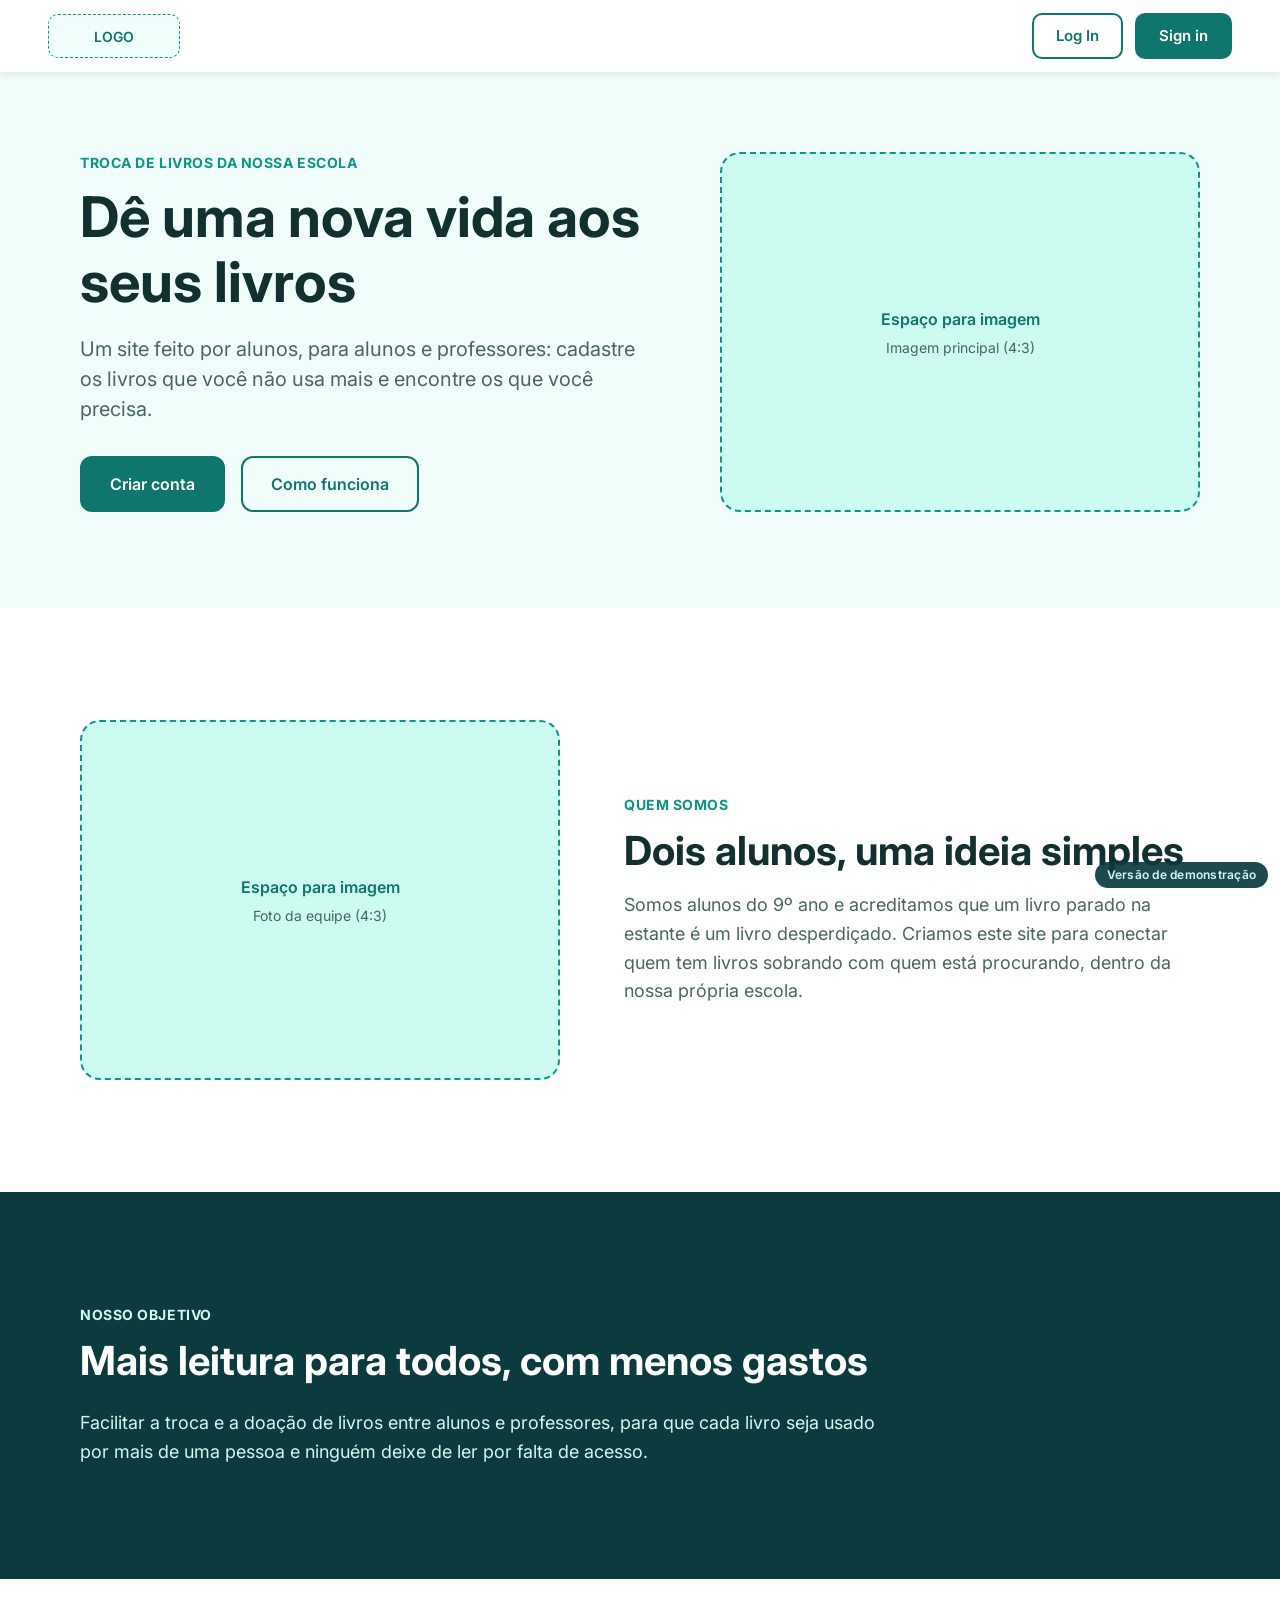
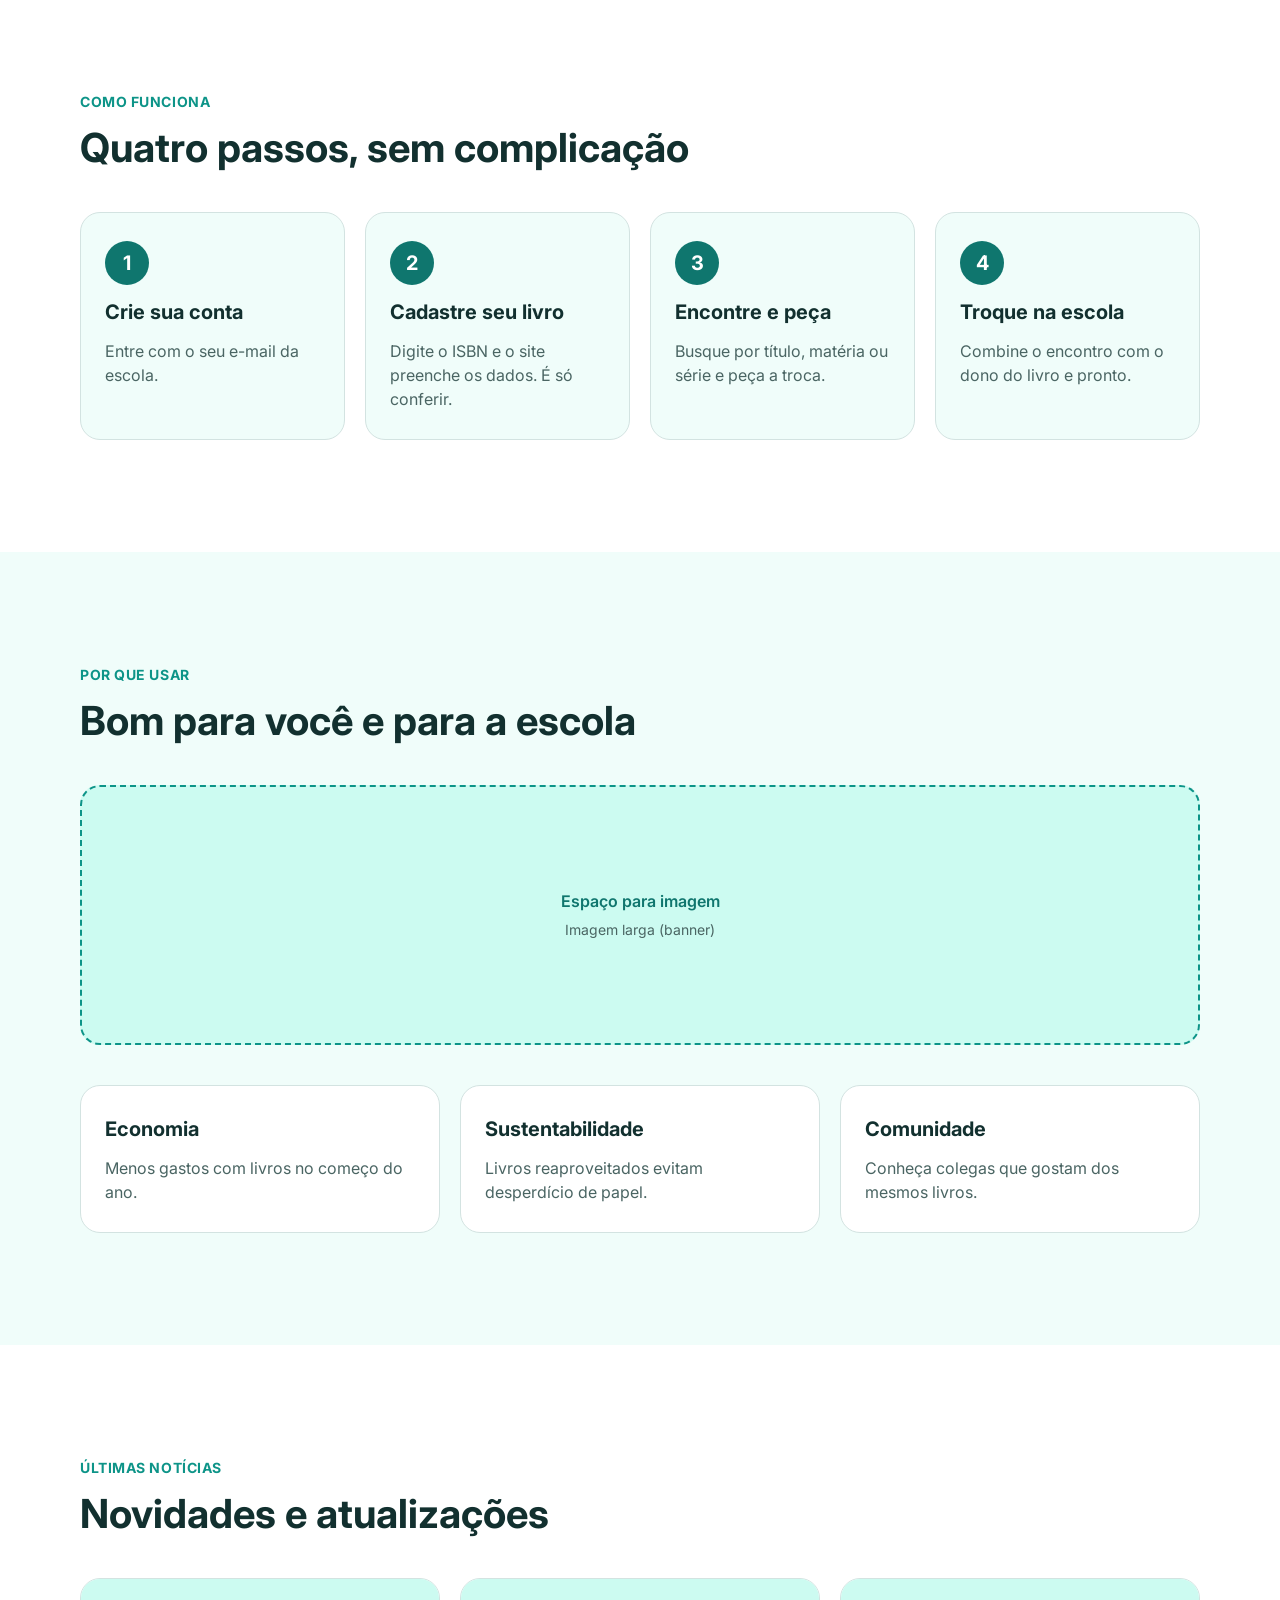
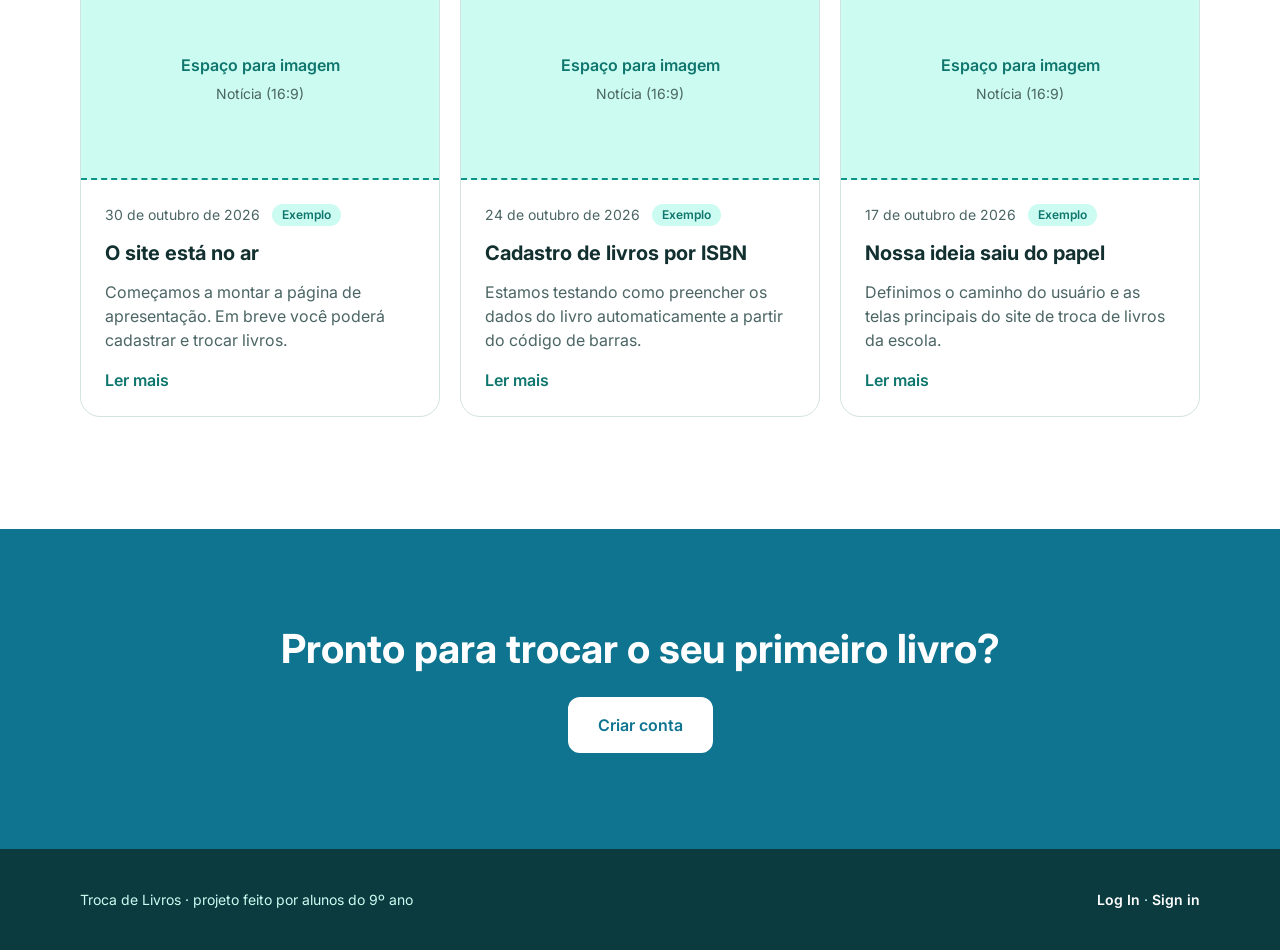
<file: index.html>
<!DOCTYPE html>
<html lang="pt-BR">
<head>
  <meta charset="UTF-8">
  <meta name="viewport" content="width=device-width, initial-scale=1">
  <title>Troca de Livros | Dê uma nova vida aos seus livros</title>
  <meta name="description" content="Site feito por alunos para trocar e doar livros entre alunos e professores da escola.">

  <link rel="preconnect" href="https://fonts.googleapis.com">
  <link rel="preconnect" href="https://fonts.gstatic.com" crossorigin>
  <link href="https://fonts.googleapis.com/css2?family=Inter:wght@400;600;700&display=swap" rel="stylesheet">
  <link rel="stylesheet" href="css/style.css">
</head>
<body>

  <!-- DEMO: selo de demonstração. Remover esta linha (e o bloco .demo-selo do css/style.css) na versão final -->
  <p class="demo-selo" role="note">Versão de demonstração</p>


  <!-- Barra fixa do topo: logo à esquerda, botões à direita -->
  <header class="topbar">
    <div class="topbar__inner">
      <a class="logo" href="#inicio" aria-label="Troca de Livros, ir para o início">
        <!-- TODO: trocar o espaço abaixo pela logo, por exemplo:
             <img src="img/logo.png" alt="Troca de Livros"> -->
        <span class="logo__slot">LOGO</span>
      </a>

      <nav class="topbar__actions" aria-label="Conta">
                <a class="btn btn--outline btn--sm" href="login.html">Log In</a>
        <a class="btn btn--filled btn--sm" href="cadastro.html">Sign in</a>
      </nav>
    </div>
  </header>

  <main>

    <!-- 1. Início -->
    <section class="section section--tint hero" id="inicio">
      <div class="container split">
        <div class="split__text">
          <p class="eyebrow">Troca de livros da nossa escola</p>
          <h1>Dê uma nova vida aos seus livros</h1>
          <p class="lead">Um site feito por alunos, para alunos e professores: cadastre os livros que você não usa mais e encontre os que você precisa.</p>
          <div class="actions">
            <a class="btn btn--filled" href="cadastro.html">Criar conta</a>
            <a class="btn btn--outline" href="#como-funciona">Como funciona</a>
          </div>
        </div>

        <!-- Espaço para imagem: para usar, apague os dois <span> e coloque
             <img src="img/nome-da-imagem.jpg" alt="descrição da imagem"> -->
        <figure class="img-slot img-slot--4x3" role="img" aria-label="Espaço reservado: imagem principal">
          <span class="img-slot__title">Espaço para imagem</span>
          <span class="img-slot__hint">Imagem principal (4:3)</span>
        </figure>
      </div>
    </section>

    <!-- 2. Quem somos -->
    <section class="section" id="quem-somos">
      <div class="container split split--reverse">
        <figure class="img-slot img-slot--4x3" role="img" aria-label="Espaço reservado: foto da equipe">
          <span class="img-slot__title">Espaço para imagem</span>
          <span class="img-slot__hint">Foto da equipe (4:3)</span>
        </figure>

        <div class="split__text">
          <p class="eyebrow">Quem somos</p>
          <h2>Dois alunos, uma ideia simples</h2>
          <p class="body">Somos alunos do 9º ano e acreditamos que um livro parado na estante é um livro desperdiçado. Criamos este site para conectar quem tem livros sobrando com quem está procurando, dentro da nossa própria escola.</p>
        </div>
      </div>
    </section>

    <!-- 3. Nosso objetivo -->
    <section class="section section--dark" id="objetivo">
      <div class="container">
        <p class="eyebrow eyebrow--light">Nosso objetivo</p>
        <h2 class="narrow">Mais leitura para todos, com menos gastos</h2>
        <p class="body body--light narrow">Facilitar a troca e a doação de livros entre alunos e professores, para que cada livro seja usado por mais de uma pessoa e ninguém deixe de ler por falta de acesso.</p>
      </div>
    </section>

    <!-- 4. Como funciona -->
    <section class="section" id="como-funciona">
      <div class="container">
        <p class="eyebrow">Como funciona</p>
        <h2>Quatro passos, sem complicação</h2>

        <ol class="grid grid--4 steps">
          <li class="card card--tint">
            <span class="step-number" aria-hidden="true">1</span>
            <h3>Crie sua conta</h3>
            <p>Entre com o seu e-mail da escola.</p>
          </li>
          <li class="card card--tint">
            <span class="step-number" aria-hidden="true">2</span>
            <h3>Cadastre seu livro</h3>
            <p>Digite o ISBN e o site preenche os dados. É só conferir.</p>
          </li>
          <li class="card card--tint">
            <span class="step-number" aria-hidden="true">3</span>
            <h3>Encontre e peça</h3>
            <p>Busque por título, matéria ou série e peça a troca.</p>
          </li>
          <li class="card card--tint">
            <span class="step-number" aria-hidden="true">4</span>
            <h3>Troque na escola</h3>
            <p>Combine o encontro com o dono do livro e pronto.</p>
          </li>
        </ol>
      </div>
    </section>

    <!-- 5. Por que usar -->
    <section class="section section--tint" id="por-que-usar">
      <div class="container">
        <p class="eyebrow">Por que usar</p>
        <h2>Bom para você e para a escola</h2>

        <figure class="img-slot img-slot--banner" role="img" aria-label="Espaço reservado: imagem larga">
          <span class="img-slot__title">Espaço para imagem</span>
          <span class="img-slot__hint">Imagem larga (banner)</span>
        </figure>

        <ul class="grid grid--3 benefits">
          <li class="card">
            <h3>Economia</h3>
            <p>Menos gastos com livros no começo do ano.</p>
          </li>
          <li class="card">
            <h3>Sustentabilidade</h3>
            <p>Livros reaproveitados evitam desperdício de papel.</p>
          </li>
          <li class="card">
            <h3>Comunidade</h3>
            <p>Conheça colegas que gostam dos mesmos livros.</p>
          </li>
        </ul>
      </div>
    </section>

    <!-- 6. Últimas notícias
         Para publicar uma notícia nova: copie um <li class="card card--news"> inteiro,
         cole no começo da lista e troque data, título e resumo.
         Os três abaixo são EXEMPLOS: troque pelos textos de vocês. -->
    <section class="section" id="noticias">
      <div class="container">
        <p class="eyebrow">Últimas notícias</p>
        <h2>Novidades e atualizações</h2>

        <ul class="grid grid--3 news">
          <li class="card card--news">
            <figure class="img-slot img-slot--news" role="img" aria-label="Espaço reservado: imagem da notícia">
              <span class="img-slot__title">Espaço para imagem</span>
              <span class="img-slot__hint">Notícia (16:9)</span>
            </figure>
            <div class="news__body">
              <p class="news__meta">
                <time datetime="2026-10-30">30 de outubro de 2026</time>
                <span class="news__tag">Exemplo</span>
              </p>
              <h3>O site está no ar</h3>
              <p>Começamos a montar a página de apresentação. Em breve você poderá cadastrar e trocar livros.</p>
              <a class="news__link" href="#">Ler mais</a>
            </div>
          </li>
          <li class="card card--news">
            <figure class="img-slot img-slot--news" role="img" aria-label="Espaço reservado: imagem da notícia">
              <span class="img-slot__title">Espaço para imagem</span>
              <span class="img-slot__hint">Notícia (16:9)</span>
            </figure>
            <div class="news__body">
              <p class="news__meta">
                <time datetime="2026-10-24">24 de outubro de 2026</time>
                <span class="news__tag">Exemplo</span>
              </p>
              <h3>Cadastro de livros por ISBN</h3>
              <p>Estamos testando como preencher os dados do livro automaticamente a partir do código de barras.</p>
              <a class="news__link" href="#">Ler mais</a>
            </div>
          </li>
          <li class="card card--news">
            <figure class="img-slot img-slot--news" role="img" aria-label="Espaço reservado: imagem da notícia">
              <span class="img-slot__title">Espaço para imagem</span>
              <span class="img-slot__hint">Notícia (16:9)</span>
            </figure>
            <div class="news__body">
              <p class="news__meta">
                <time datetime="2026-10-17">17 de outubro de 2026</time>
                <span class="news__tag">Exemplo</span>
              </p>
              <h3>Nossa ideia saiu do papel</h3>
              <p>Definimos o caminho do usuário e as telas principais do site de troca de livros da escola.</p>
              <a class="news__link" href="#">Ler mais</a>
            </div>
          </li>
        </ul>
      </div>
    </section>

    <!-- 7. Chamada final -->
    <section class="section section--cta" id="comece">
      <div class="container cta">
        <h2>Pronto para trocar o seu primeiro livro?</h2>
        <a class="btn btn--light" href="cadastro.html">Criar conta</a>
      </div>
    </section>

  </main>

  <footer class="footer">
    <div class="container footer__inner">
      <p>Troca de Livros · projeto feito por alunos do 9º ano</p>
      <p class="footer__links"><a href="login.html">Log In</a> <span aria-hidden="true">·</span> <a href="cadastro.html">Sign in</a></p>
    </div>
  </footer>

</body>
</html>
</file>
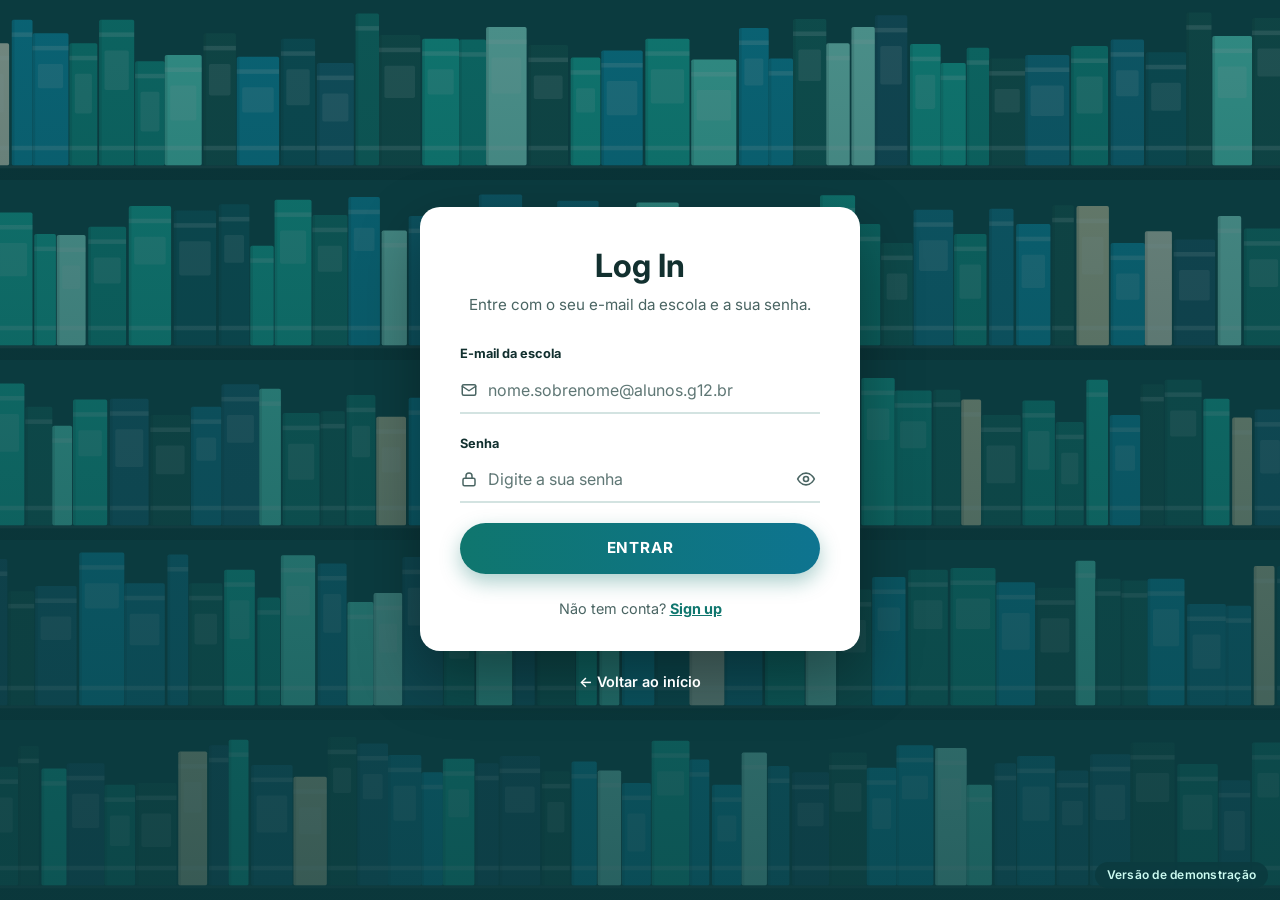
<file: cadastrar-livro.html>
<!DOCTYPE html>
<html lang="pt-BR">
<head>
  <meta charset="UTF-8">
  <meta name="viewport" content="width=device-width, initial-scale=1">
  <title>Cadastrar livro | Troca de Livros</title>
  <link rel="preconnect" href="https://fonts.googleapis.com">
  <link rel="preconnect" href="https://fonts.gstatic.com" crossorigin>
  <link href="https://fonts.googleapis.com/css2?family=Inter:wght@400;600;700&display=swap" rel="stylesheet">
  <link rel="stylesheet" href="css/style.css">
  <link rel="stylesheet" href="css/auth.css">
</head>
<body class="auth-page" data-page="cadastrar-livro">

  <!-- DEMO: selo de demonstração. Remover esta linha (e o bloco .demo-selo do css/style.css) na versão final -->
  <p class="demo-selo" role="note">Versão de demonstração</p>

  <main class="auth">
    <section class="auth-card" aria-labelledby="titulo">
      <h1 id="titulo">Cadastrar livro</h1>
      <p class="auth-lead" id="lead">Digite o ISBN e a gente preenche os dados do livro para você.</p>

      <!-- Passo 1: o ISBN -->
      <form id="form-isbn" novalidate>
        <div class="field">
          <label for="isbn">ISBN do livro</label>
          <div class="field__control">
            <svg class="field__icon" viewBox="0 0 24 24" fill="none" stroke="currentColor" stroke-width="2" stroke-linecap="round" stroke-linejoin="round" aria-hidden="true"><path d="M4 5v14M8 5v14M12 5v14M16 5v14M20 5v14"/></svg>
            <input id="isbn" name="isbn" type="text" inputmode="numeric" autocomplete="off" spellcheck="false"
                   maxlength="24" placeholder="978-85-209-1767-1" aria-describedby="isbn-dica isbn-erro" required>
          </div>
          <p class="field__hint" id="isbn-dica">Fica na contracapa, perto do código de barras. Tem 10 ou 13 números, e pode ter hífens.</p>
          <p class="field__error" id="isbn-erro" role="alert"></p>
        </div>

        <button class="btn-gradient" type="submit" id="botao-buscar">Buscar livro</button>
      </form>

      <!-- Passo 2: conferir os dados e dizer como está o seu exemplar -->
      <form id="form-livro" novalidate hidden>
        <p class="resultado" id="resultado" role="status" tabindex="-1"></p>

        <div class="livro-cabeca">
          <img id="capa" alt="Capa do livro" width="72" height="104" referrerpolicy="no-referrer" hidden>
          <p class="livro-isbn">ISBN <strong id="isbn-mostrado"></strong><br>
            <button class="link-button" type="button" id="trocar-isbn">Buscar outro ISBN</button></p>
        </div>

        <div class="field">
          <label for="titulo-livro">Título</label>
          <div class="field__control">
            <input id="titulo-livro" name="titulo" type="text" maxlength="300" aria-describedby="titulo-livro-erro" required>
          </div>
          <p class="field__error" id="titulo-livro-erro" role="alert"></p>
        </div>

        <div class="field">
          <label for="autores">Autor(es)</label>
          <div class="field__control">
            <input id="autores" name="autores" type="text" maxlength="300" aria-describedby="autores-erro">
          </div>
          <p class="field__error" id="autores-erro" role="alert"></p>
        </div>

        <div class="field">
          <label for="editora">Editora</label>
          <div class="field__control">
            <input id="editora" name="editora" type="text" maxlength="200" aria-describedby="editora-erro">
          </div>
          <p class="field__error" id="editora-erro" role="alert"></p>
        </div>

        <div class="horario__linha">
          <div class="field">
            <label for="ano">Ano</label>
            <div class="field__control">
              <input id="ano" name="ano" type="text" inputmode="numeric" maxlength="4" aria-describedby="ano-erro">
            </div>
            <p class="field__error" id="ano-erro" role="alert"></p>
          </div>
          <div class="field">
            <label for="paginas">Páginas</label>
            <div class="field__control">
              <input id="paginas" name="paginas" type="text" inputmode="numeric" maxlength="5" aria-describedby="paginas-erro">
            </div>
            <p class="field__error" id="paginas-erro" role="alert"></p>
          </div>
        </div>

        <fieldset class="field" aria-describedby="estado-erro">
          <legend>Como está o seu exemplar?</legend>
          <div class="choices choices--2">
            <label class="choice"><input type="radio" name="estado" value="novo"><span>Novo</span></label>
            <label class="choice"><input type="radio" name="estado" value="bom"><span>Bom</span></label>
            <label class="choice"><input type="radio" name="estado" value="regular"><span>Regular</span></label>
            <label class="choice"><input type="radio" name="estado" value="desgastado"><span>Desgastado</span></label>
          </div>
          <p class="field__error" id="estado-erro" role="alert"></p>
        </fieldset>

        <fieldset class="field" aria-describedby="oferta-erro">
          <legend>O que você quer fazer com ele?</legend>
          <div class="choices">
            <label class="choice"><input type="radio" name="oferta" value="troca"><span>Trocar</span></label>
            <label class="choice"><input type="radio" name="oferta" value="doacao"><span>Doar</span></label>
            <label class="choice"><input type="radio" name="oferta" value="ambos"><span>Os dois</span></label>
          </div>
          <p class="field__error" id="oferta-erro" role="alert"></p>
        </fieldset>

        <div class="field">
          <label for="observacao">Observação (opcional)</label>
          <textarea id="observacao" name="observacao" maxlength="200" rows="3"
                    placeholder="Ex.: tem uns grifos a lápis nas páginas finais" aria-describedby="observacao-erro"></textarea>
          <p class="field__error" id="observacao-erro" role="alert"></p>
        </div>

        <button class="btn-gradient" type="submit" id="botao-salvar">Cadastrar livro</button>
      </form>

      <!-- Tela de sucesso: aparece no lugar do formulário -->
      <div id="sucesso" hidden>
        <div class="envelope envelope--ok" aria-hidden="true">
          <svg viewBox="0 0 24 24" fill="none" stroke="currentColor" stroke-width="2" stroke-linecap="round" stroke-linejoin="round"><path d="m5 12 5 5 9-10"/></svg>
        </div>
        <h2 class="auth-done" id="sucesso-titulo" tabindex="-1">Livro cadastrado!</h2>
        <p class="auth-lead" id="sucesso-texto"></p>
        <button class="btn-gradient btn-gradient--link" type="button" id="outro-livro">Cadastrar outro livro</button>
        <div class="auth-actions auth-actions--center">
          <a class="link-button" href="index.html">Ir para o início</a>
        </div>
      </div>
    </section>

    <a class="auth-back" href="index.html">&larr; Voltar ao início</a>
  </main>

  <script src="js/vendor/supabase-js-2.118.0.js"></script>
  <script src="js/supabase-config.js"></script>
  <script src="js/livros.js"></script>
</body>
</html>
</file>
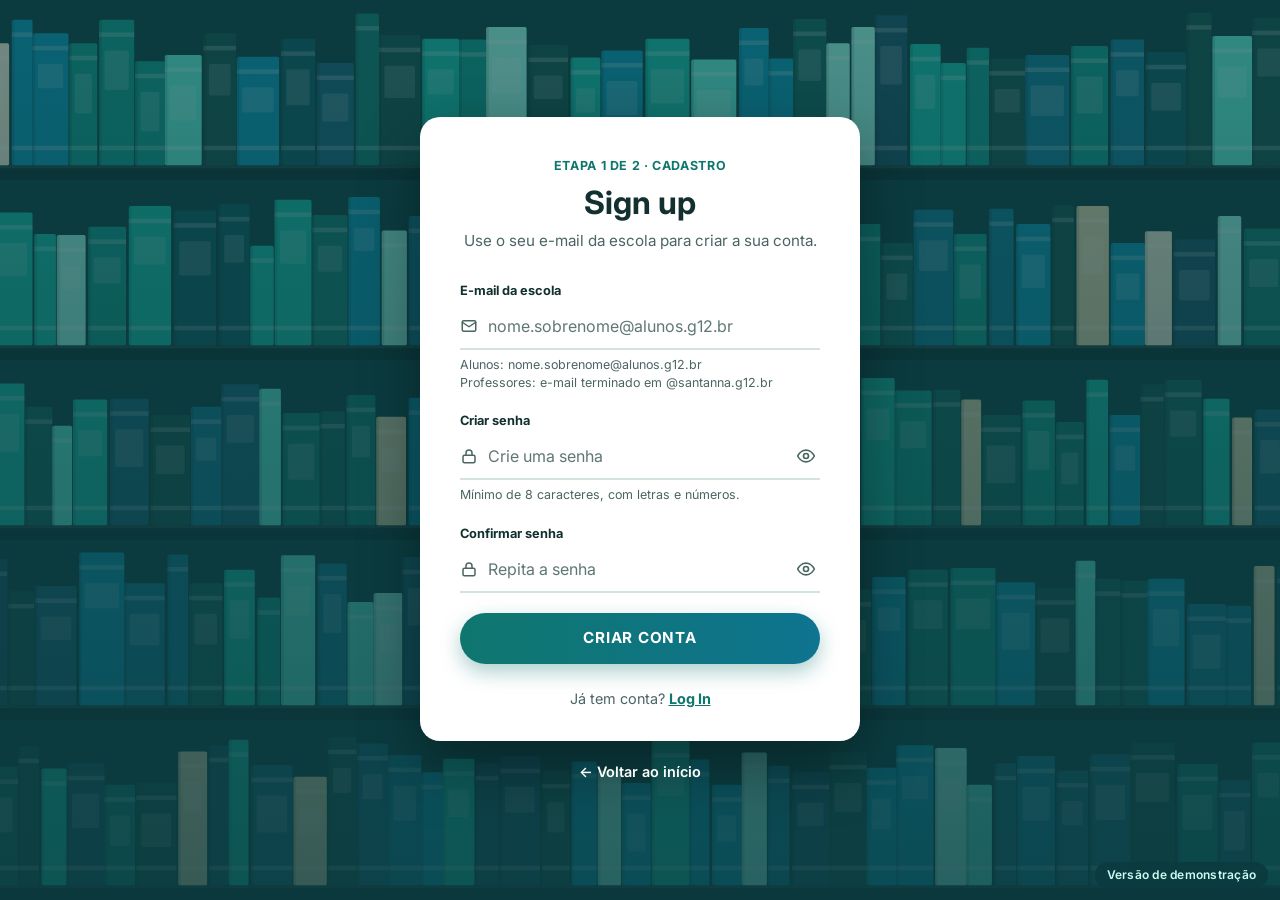
<file: cadastro.html>
<!DOCTYPE html>
<html lang="pt-BR">
<head>
  <meta charset="UTF-8">
  <meta name="viewport" content="width=device-width, initial-scale=1">
  <title>Sign up | Troca de Livros</title>
  <link rel="preconnect" href="https://fonts.googleapis.com">
  <link rel="preconnect" href="https://fonts.gstatic.com" crossorigin>
  <link href="https://fonts.googleapis.com/css2?family=Inter:wght@400;600;700&display=swap" rel="stylesheet">
  <link rel="stylesheet" href="css/style.css">
  <link rel="stylesheet" href="css/auth.css">
</head>
<body class="auth-page" data-page="cadastro">

  <!-- DEMO: selo de demonstração. Remover esta linha (e o bloco .demo-selo do css/style.css) na versão final -->
  <p class="demo-selo" role="note">Versão de demonstração</p>


  <main class="auth">
    <section class="auth-card" aria-labelledby="titulo">
      <p class="auth-step">Etapa 1 de 2 · Cadastro</p>
      <h1 id="titulo">Sign up</h1>
      <p class="auth-lead">Use o seu e-mail da escola para criar a sua conta.</p>

      <form id="form-cadastro" novalidate>

        <div class="field">
          <label for="email">E-mail da escola</label>
          <div class="field__control">
            <svg class="field__icon" viewBox="0 0 24 24" fill="none" stroke="currentColor" stroke-width="2" stroke-linecap="round" stroke-linejoin="round" aria-hidden="true"><rect x="3" y="5" width="18" height="14" rx="2"/><path d="m3 7 9 6 9-6"/></svg>
            <input id="email" name="email" type="email" inputmode="email" autocomplete="email" spellcheck="false"
                   placeholder="nome.sobrenome@alunos.g12.br" aria-describedby="email-dica email-erro" required>
          </div>
          <p class="field__hint" id="email-dica">Alunos: nome.sobrenome@alunos.g12.br<br>Professores: e-mail terminado em @santanna.g12.br</p>
          <p class="field__error" id="email-erro" role="alert"></p>
        </div>

        <div class="field">
          <label for="senha">Criar senha</label>
          <div class="field__control">
            <svg class="field__icon" viewBox="0 0 24 24" fill="none" stroke="currentColor" stroke-width="2" stroke-linecap="round" stroke-linejoin="round" aria-hidden="true"><rect x="4" y="11" width="16" height="10" rx="2"/><path d="M8 11V8a4 4 0 0 1 8 0v3"/></svg>
            <input id="senha" name="senha" type="password" autocomplete="new-password"
                   placeholder="Crie uma senha" aria-describedby="senha-dica senha-erro" required>
            <button class="toggle-senha" type="button" data-alvo="senha" aria-label="Mostrar senha" aria-pressed="false">
              <svg viewBox="0 0 24 24" fill="none" stroke="currentColor" stroke-width="2" stroke-linecap="round" stroke-linejoin="round" aria-hidden="true"><path d="M2 12s3.5-7 10-7 10 7 10 7-3.5 7-10 7S2 12 2 12Z"/><circle cx="12" cy="12" r="3"/></svg>
            </button>
          </div>
          <p class="field__hint" id="senha-dica">Mínimo de 8 caracteres, com letras e números.</p>
          <p class="field__error" id="senha-erro" role="alert"></p>
        </div>

        <div class="field">
          <label for="senha2">Confirmar senha</label>
          <div class="field__control">
            <svg class="field__icon" viewBox="0 0 24 24" fill="none" stroke="currentColor" stroke-width="2" stroke-linecap="round" stroke-linejoin="round" aria-hidden="true"><rect x="4" y="11" width="16" height="10" rx="2"/><path d="M8 11V8a4 4 0 0 1 8 0v3"/></svg>
            <input id="senha2" name="senha2" type="password" autocomplete="new-password"
                   placeholder="Repita a senha" aria-describedby="senha2-erro" required>
            <button class="toggle-senha" type="button" data-alvo="senha2" aria-label="Mostrar senha" aria-pressed="false">
              <svg viewBox="0 0 24 24" fill="none" stroke="currentColor" stroke-width="2" stroke-linecap="round" stroke-linejoin="round" aria-hidden="true"><path d="M2 12s3.5-7 10-7 10 7 10 7-3.5 7-10 7S2 12 2 12Z"/><circle cx="12" cy="12" r="3"/></svg>
            </button>
          </div>
          <p class="field__error" id="senha2-erro" role="alert"></p>
        </div>

        <!-- TODO: quando houver servidor, o teste de captcha entra aqui, antes do botão. -->

        <button class="btn-gradient" type="submit">Criar conta</button>
      </form>

      <p class="auth-switch">Já tem conta? <a href="login.html">Log In</a></p>
    </section>

    <a class="auth-back" href="index.html">&larr; Voltar ao início</a>
  </main>

  <script src="js/vendor/supabase-js-2.118.0.js"></script>
  <script src="js/supabase-config.js"></script>
  <script src="js/auth.js"></script>
  <!-- DEV: atalhos de teste. Remover estas 2 linhas (e js/config.js, js/dev-atalhos.js) antes da versão final -->
  <script src="js/config.js"></script>
  <script src="js/dev-atalhos.js"></script>
</body>
</html>
</file>
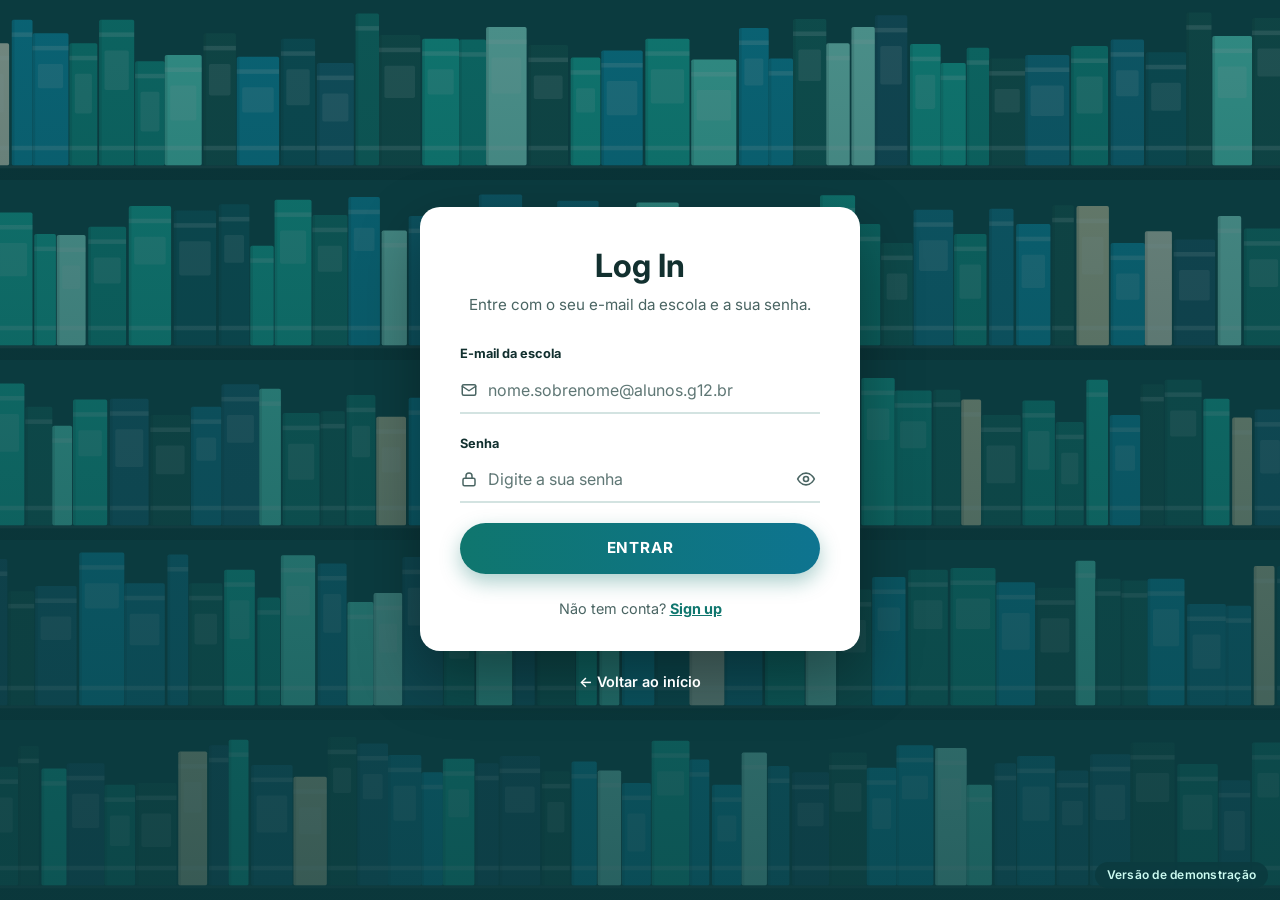
<file: informacoes.html>
<!DOCTYPE html>
<html lang="pt-BR">
<head>
  <meta charset="UTF-8">
  <meta name="viewport" content="width=device-width, initial-scale=1">
  <title>Informações adicionais | Troca de Livros</title>
  <link rel="preconnect" href="https://fonts.googleapis.com">
  <link rel="preconnect" href="https://fonts.gstatic.com" crossorigin>
  <link href="https://fonts.googleapis.com/css2?family=Inter:wght@400;600;700&display=swap" rel="stylesheet">
  <link rel="stylesheet" href="css/style.css">
  <link rel="stylesheet" href="css/auth.css">
</head>
<body class="auth-page" data-page="informacoes">

  <!-- DEMO: selo de demonstração. Remover esta linha (e o bloco .demo-selo do css/style.css) na versão final -->
  <p class="demo-selo" role="note">Versão de demonstração</p>


  <main class="auth">
    <section class="auth-card" aria-labelledby="titulo" id="cartao">
      <p class="auth-step">Etapa 2 de 2 · Informações</p>
      <h1 id="titulo">Informações adicionais</h1>
      <p class="auth-lead">Falta pouco! Conte um pouco sobre você.</p>

      <form id="form-informacoes" novalidate>

        <div class="field">
          <label for="nome">Nome completo</label>
          <div class="field__control">
            <svg class="field__icon" viewBox="0 0 24 24" fill="none" stroke="currentColor" stroke-width="2" stroke-linecap="round" stroke-linejoin="round" aria-hidden="true"><circle cx="12" cy="8" r="4"/><path d="M4 21a8 8 0 0 1 16 0"/></svg>
            <input id="nome" name="nome" type="text" autocomplete="name" placeholder="Nome e sobrenome"
                   aria-describedby="nome-erro" required>
          </div>
          <p class="field__error" id="nome-erro" role="alert"></p>
        </div>

        <!-- Os três blocos abaixo só aparecem para alunos (e-mail @alunos.g12.br).
             Professores (e-mail @santanna.g12.br) não veem programa, ano nem período. -->
        <fieldset class="field somente-aluno" aria-describedby="programa-dica programa-erro">
          <legend>Qual é o seu programa?</legend>
          <div class="choices choices--2">
            <label class="choice"><input type="radio" name="programa" value="Brasileiro"><span>Brasileiro</span></label>
            <label class="choice"><input type="radio" name="programa" value="Internacional"><span>Internacional</span></label>
          </div>
          <p class="field__hint" id="programa-dica">Programa de ensino da escola em que você estuda.</p>
          <p class="field__error" id="programa-erro" role="alert"></p>
        </fieldset>

        <div class="field somente-aluno">
          <label for="ano">Ano escolar</label>
          <div class="field__control">
            <select id="ano" name="ano" aria-describedby="ano-erro" required>
              <option value="">Escolha o seu ano</option>
              <option>6º ano (Fundamental)</option>
              <option>7º ano (Fundamental)</option>
              <option>8º ano (Fundamental)</option>
              <option>9º ano (Fundamental)</option>
              <option>1º ano (Ensino Médio)</option>
              <option>2º ano (Ensino Médio)</option>
              <option>3º ano (Ensino Médio)</option>
            </select>
          </div>
          <p class="field__error" id="ano-erro" role="alert"></p>
        </div>

        <fieldset class="field somente-aluno" aria-describedby="periodo-erro">
          <legend>Período</legend>
          <div class="choices">
            <label class="choice"><input type="radio" name="periodo" value="Diurno"><span>Diurno</span></label>
            <label class="choice"><input type="radio" name="periodo" value="Integral"><span>Integral</span></label>
            <label class="choice"><input type="radio" name="periodo" value="Noturno"><span>Noturno</span></label>
          </div>
          <p class="field__error" id="periodo-erro" role="alert"></p>
        </fieldset>

        <button class="btn-gradient" type="submit">Concluir cadastro</button>
      </form>

      <!-- Tela de sucesso: aparece no lugar do formulário -->
      <div id="sucesso" hidden>
        <div class="envelope envelope--ok" aria-hidden="true">
          <svg viewBox="0 0 24 24" fill="none" stroke="currentColor" stroke-width="2" stroke-linecap="round" stroke-linejoin="round"><path d="m5 12 5 5 9-10"/></svg>
        </div>
        <h2 class="auth-done" id="sucesso-titulo" tabindex="-1">Cadastro concluído!</h2>
        <p class="auth-lead" id="sucesso-texto"></p>
        <div class="test-box" role="note">
          <strong>Modo de teste.</strong> Estes dados agora são salvos de verdade no banco de dados (Supabase).
        </div>
        <a class="btn-gradient btn-gradient--link" href="cadastrar-livro.html">Cadastrar um livro</a>
        <div class="auth-actions auth-actions--center">
          <a class="link-button" href="index.html">Ir para o início</a>
        </div>
      </div>
    </section>

    <a class="auth-back" href="index.html">&larr; Voltar ao início</a>
  </main>

  <script src="js/vendor/supabase-js-2.118.0.js"></script>
  <script src="js/supabase-config.js"></script>
  <script src="js/auth.js"></script>
  <!-- DEV: atalhos de teste. Remover estas 2 linhas (e js/config.js, js/dev-atalhos.js) antes da versão final -->
  <script src="js/config.js"></script>
  <script src="js/dev-atalhos.js"></script>
</body>
</html>
</file>
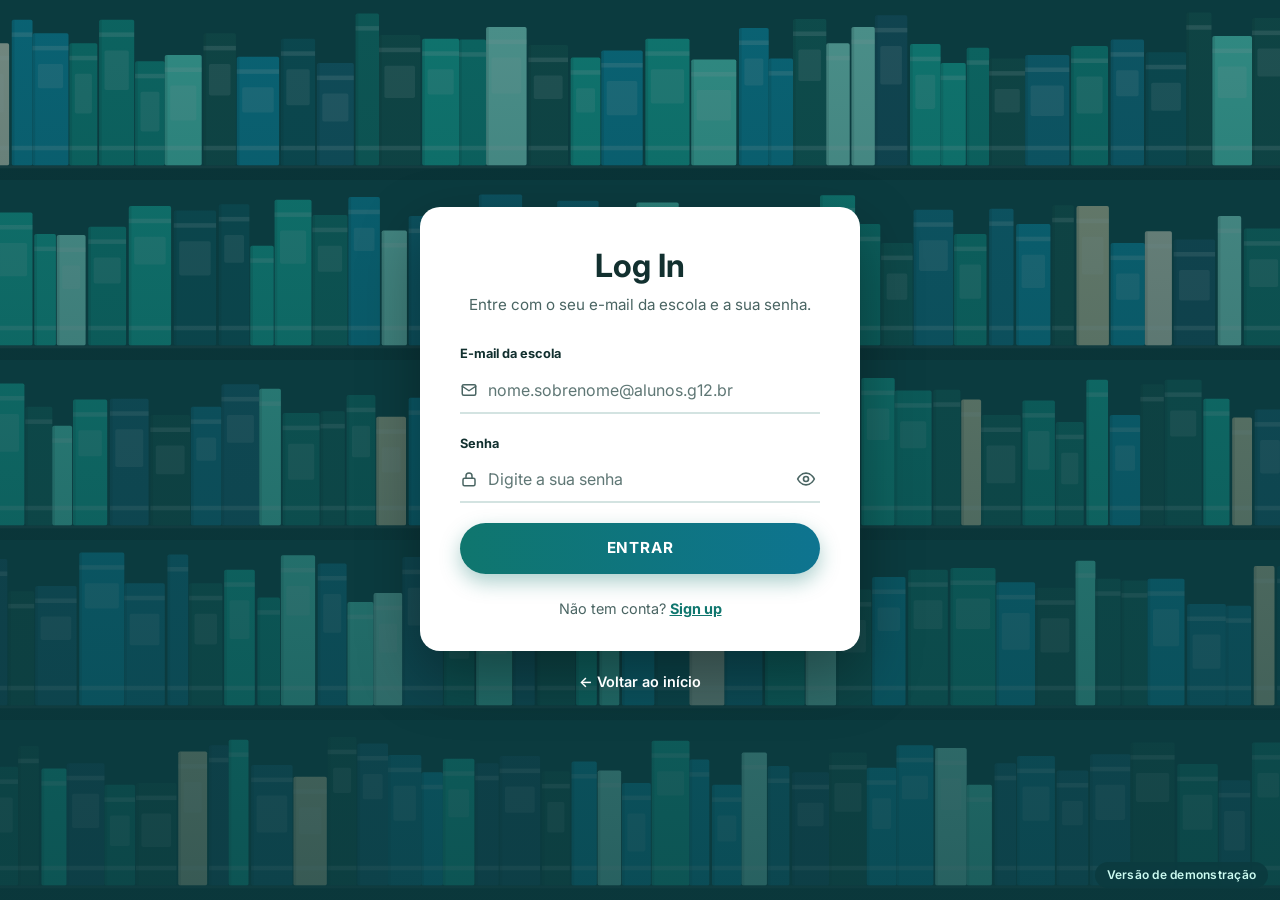
<file: login.html>
<!DOCTYPE html>
<html lang="pt-BR">
<head>
  <meta charset="UTF-8">
  <meta name="viewport" content="width=device-width, initial-scale=1">
  <title>Log In | Troca de Livros</title>
  <link rel="preconnect" href="https://fonts.googleapis.com">
  <link rel="preconnect" href="https://fonts.gstatic.com" crossorigin>
  <link href="https://fonts.googleapis.com/css2?family=Inter:wght@400;600;700&display=swap" rel="stylesheet">
  <link rel="stylesheet" href="css/style.css">
  <link rel="stylesheet" href="css/auth.css">
</head>
<body class="auth-page" data-page="login">

  <!-- DEMO: selo de demonstração. Remover esta linha (e o bloco .demo-selo do css/style.css) na versão final -->
  <p class="demo-selo" role="note">Versão de demonstração</p>


  <main class="auth">
    <section class="auth-card" aria-labelledby="titulo">
      <h1 id="titulo">Log In</h1>
      <p class="auth-lead">Entre com o seu e-mail da escola e a sua senha.</p>

      <form id="form-login" novalidate>

        <div class="field">
          <label for="email">E-mail da escola</label>
          <div class="field__control">
            <svg class="field__icon" viewBox="0 0 24 24" fill="none" stroke="currentColor" stroke-width="2" stroke-linecap="round" stroke-linejoin="round" aria-hidden="true"><rect x="3" y="5" width="18" height="14" rx="2"/><path d="m3 7 9 6 9-6"/></svg>
            <input id="email" name="email" type="email" inputmode="email" autocomplete="email" spellcheck="false"
                   placeholder="nome.sobrenome@alunos.g12.br" aria-describedby="email-erro" required>
          </div>
          <p class="field__error" id="email-erro" role="alert"></p>
        </div>

        <div class="field">
          <label for="senha">Senha</label>
          <div class="field__control">
            <svg class="field__icon" viewBox="0 0 24 24" fill="none" stroke="currentColor" stroke-width="2" stroke-linecap="round" stroke-linejoin="round" aria-hidden="true"><rect x="4" y="11" width="16" height="10" rx="2"/><path d="M8 11V8a4 4 0 0 1 8 0v3"/></svg>
            <input id="senha" name="senha" type="password" autocomplete="current-password"
                   placeholder="Digite a sua senha" aria-describedby="senha-erro" required>
            <button class="toggle-senha" type="button" data-alvo="senha" aria-label="Mostrar senha" aria-pressed="false">
              <svg viewBox="0 0 24 24" fill="none" stroke="currentColor" stroke-width="2" stroke-linecap="round" stroke-linejoin="round" aria-hidden="true"><path d="M2 12s3.5-7 10-7 10 7 10 7-3.5 7-10 7S2 12 2 12Z"/><circle cx="12" cy="12" r="3"/></svg>
            </button>
          </div>
          <p class="field__error" id="senha-erro" role="alert"></p>
        </div>

        <button class="btn-gradient" type="submit">Entrar</button>
      </form>

      <!-- Aparece depois de um login válido: por enquanto não existe página depois do login -->
      <div class="logado" id="aviso-login" role="status" hidden>
        <strong id="logado-titulo"></strong>
        <p id="logado-texto"></p>
        <a class="btn-gradient btn-gradient--link" href="cadastrar-livro.html">Cadastrar um livro</a>
        <button class="link-button" type="button" id="sair">Sair</button>
      </div>
      <div class="test-box test-box--login" id="aviso-teste" role="note" hidden>
        <strong>Modo de teste.</strong> O login agora é de verdade, mas ainda não existe
        uma página depois do login.
      </div>

      <p class="auth-switch">Não tem conta? <a href="cadastro.html">Sign up</a></p>
    </section>

    <a class="auth-back" href="index.html">&larr; Voltar ao início</a>
  </main>

  <script src="js/vendor/supabase-js-2.118.0.js"></script>
  <script src="js/supabase-config.js"></script>
  <script src="js/auth.js"></script>
  <!-- DEV: atalhos de teste. Remover estas 2 linhas (e js/config.js, js/dev-atalhos.js) antes da versão final -->
  <script src="js/config.js"></script>
  <script src="js/dev-atalhos.js"></script>
</body>
</html>
</file>
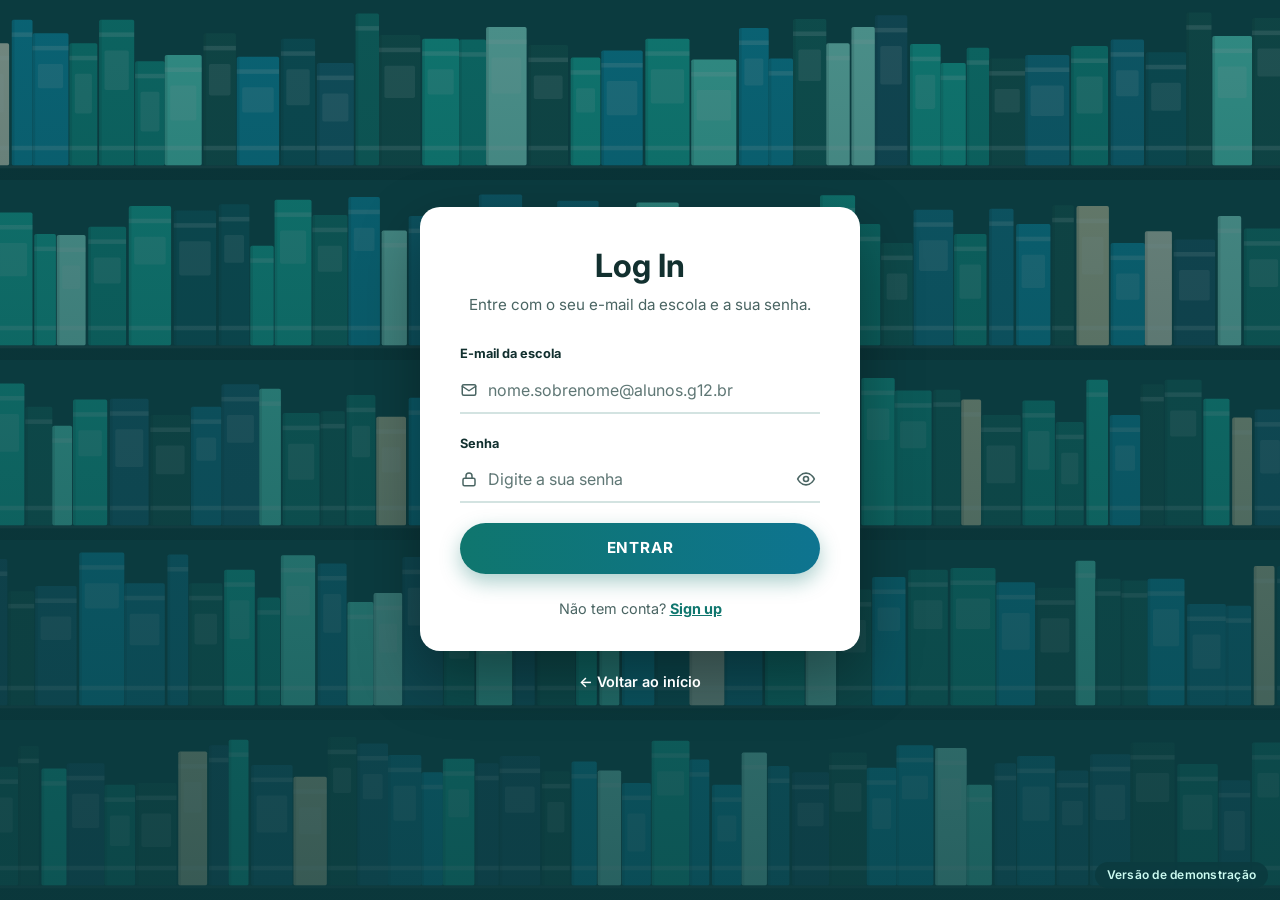
<file: professor-dias.html>
<!DOCTYPE html>
<html lang="pt-BR">
<head>
  <meta charset="UTF-8">
  <meta name="viewport" content="width=device-width, initial-scale=1">
  <title>Dias na escola | Troca de Livros</title>
  <link rel="preconnect" href="https://fonts.googleapis.com">
  <link rel="preconnect" href="https://fonts.gstatic.com" crossorigin>
  <link href="https://fonts.googleapis.com/css2?family=Inter:wght@400;600;700&display=swap" rel="stylesheet">
  <link rel="stylesheet" href="css/style.css">
  <link rel="stylesheet" href="css/auth.css">
</head>
<body class="auth-page" data-page="professor-dias">

  <!-- DEMO: selo de demonstração. Remover esta linha (e o bloco .demo-selo do css/style.css) na versão final -->
  <p class="demo-selo" role="note">Versão de demonstração</p>


  <!-- Etapa só para professores (e-mail @santanna.g12.br).
       Quem não é professor é mandado de volta pelo js/auth.js. -->
  <main class="auth">
    <section class="auth-card" aria-labelledby="titulo">
      <p class="auth-step">Etapa 3 de 4 · Dias na escola</p>
      <h1 id="titulo">Dias na escola</h1>
      <p class="auth-lead">Em quais dias da semana você fica na escola?</p>

      <form id="form-dias" novalidate>
        <fieldset class="field" aria-describedby="dias-dica dias-erro">
          <legend class="sr-only">Dias da semana</legend>
          <div class="choices choices--list">
            <label class="choice"><input type="checkbox" name="dia" value="seg"><span>Segunda-feira</span></label>
            <label class="choice"><input type="checkbox" name="dia" value="ter"><span>Terça-feira</span></label>
            <label class="choice"><input type="checkbox" name="dia" value="qua"><span>Quarta-feira</span></label>
            <label class="choice"><input type="checkbox" name="dia" value="qui"><span>Quinta-feira</span></label>
            <label class="choice"><input type="checkbox" name="dia" value="sex"><span>Sexta-feira</span></label>
          </div>
          <p class="field__hint" id="dias-dica">Marque todos os dias em que você está na escola.</p>
          <p class="field__error" id="dias-erro" role="alert"></p>
        </fieldset>

        <button class="btn-gradient" type="submit">Continuar</button>
      </form>

      <div class="auth-actions auth-actions--center">
        <a class="link-button" id="voltar" href="informacoes.html">&larr; Voltar</a>
      </div>
    </section>

    <a class="auth-back" href="index.html">&larr; Voltar ao início</a>
  </main>

  <script src="js/vendor/supabase-js-2.118.0.js"></script>
  <script src="js/supabase-config.js"></script>
  <script src="js/auth.js"></script>
  <!-- DEV: atalhos de teste. Remover estas 2 linhas (e js/config.js, js/dev-atalhos.js) antes da versão final -->
  <script src="js/config.js"></script>
  <script src="js/dev-atalhos.js"></script>
</body>
</html>
</file>
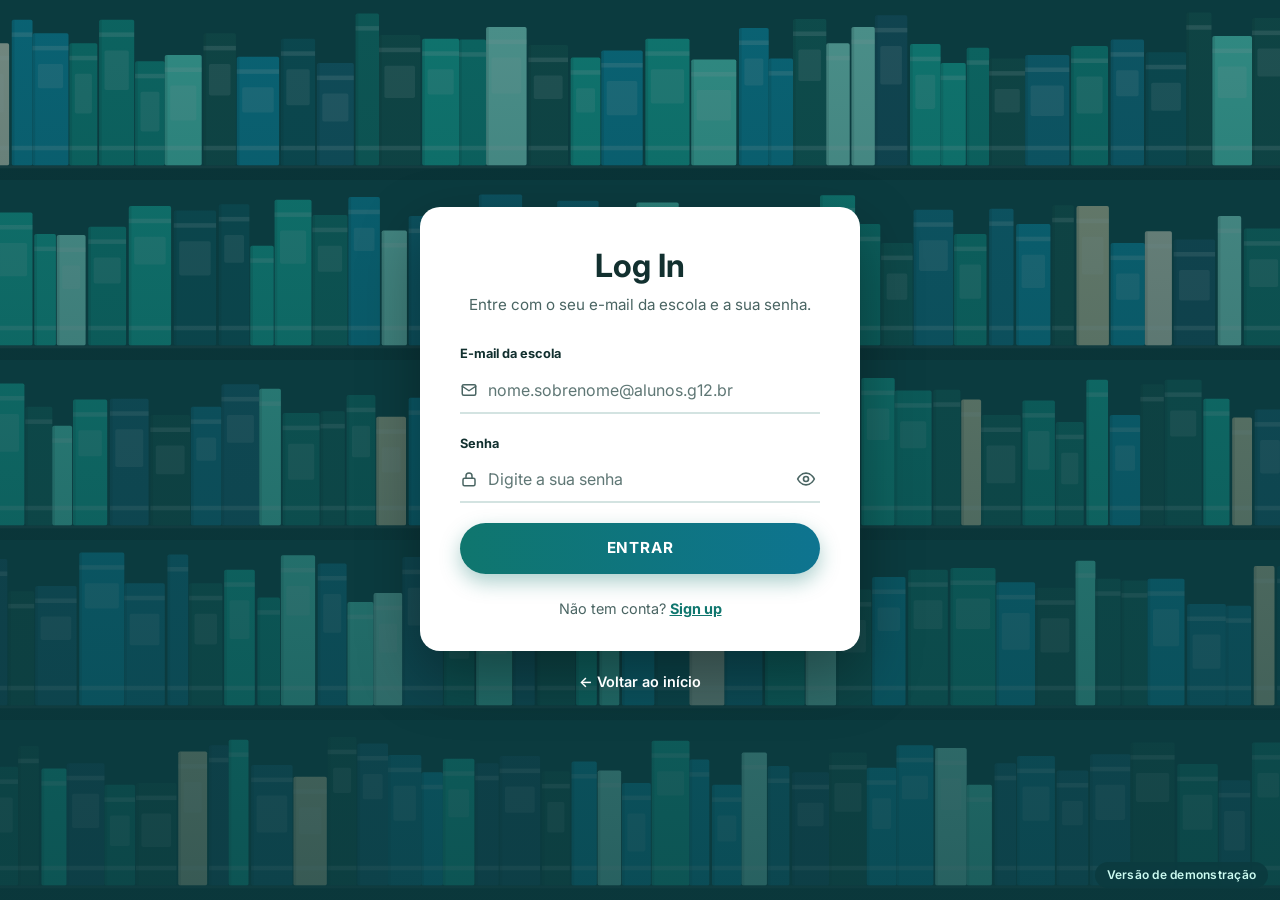
<file: professor-horarios.html>
<!DOCTYPE html>
<html lang="pt-BR">
<head>
  <meta charset="UTF-8">
  <meta name="viewport" content="width=device-width, initial-scale=1">
  <title>Horários na escola | Troca de Livros</title>
  <link rel="preconnect" href="https://fonts.googleapis.com">
  <link rel="preconnect" href="https://fonts.gstatic.com" crossorigin>
  <link href="https://fonts.googleapis.com/css2?family=Inter:wght@400;600;700&display=swap" rel="stylesheet">
  <link rel="stylesheet" href="css/style.css">
  <link rel="stylesheet" href="css/auth.css">
</head>
<body class="auth-page" data-page="professor-horarios">

  <!-- DEMO: selo de demonstração. Remover esta linha (e o bloco .demo-selo do css/style.css) na versão final -->
  <p class="demo-selo" role="note">Versão de demonstração</p>


  <!-- Etapa só para professores (e-mail @santanna.g12.br).
       Os dias vêm da etapa anterior; cada dia escolhido ganha uma linha "das … às …". -->
  <main class="auth">
    <section class="auth-card" aria-labelledby="titulo">
      <p class="auth-step">Etapa 4 de 4 · Horários</p>
      <h1 id="titulo">Horários na escola</h1>
      <p class="auth-lead">Informe o horário em que você fica na escola em cada dia.</p>

      <form id="form-horarios" novalidate>
        <div id="lista-horarios"></div>

        <button class="link-button link-button--block" type="button" id="copiar">Usar o mesmo horário em todos os dias</button>
        <p class="auth-status" id="status" role="status"></p>

        <button class="btn-gradient" type="submit">Concluir cadastro</button>
      </form>

      <div class="auth-actions auth-actions--center" id="acoes-voltar">
        <a class="link-button" id="voltar" href="professor-dias.html">&larr; Voltar</a>
      </div>

      <!-- Tela de sucesso: aparece no lugar do formulário -->
      <div id="sucesso" hidden>
        <div class="envelope envelope--ok" aria-hidden="true">
          <svg viewBox="0 0 24 24" fill="none" stroke="currentColor" stroke-width="2" stroke-linecap="round" stroke-linejoin="round"><path d="m5 12 5 5 9-10"/></svg>
        </div>
        <h2 class="auth-done" id="sucesso-titulo" tabindex="-1">Cadastro concluído!</h2>
        <p class="auth-lead" id="sucesso-texto"></p>
        <ul class="resumo" id="resumo" aria-label="Seus horários na escola"></ul>
        <div class="test-box" role="note">
          <strong>Modo de teste.</strong> Estes dados agora são salvos de verdade no banco de dados (Supabase).
        </div>
        <a class="btn-gradient btn-gradient--link" href="cadastrar-livro.html">Cadastrar um livro</a>
        <div class="auth-actions auth-actions--center">
          <a class="link-button" href="index.html">Ir para o início</a>
        </div>
      </div>
    </section>

    <a class="auth-back" href="index.html">&larr; Voltar ao início</a>
  </main>

  <script src="js/vendor/supabase-js-2.118.0.js"></script>
  <script src="js/supabase-config.js"></script>
  <script src="js/auth.js"></script>
  <!-- DEV: atalhos de teste. Remover estas 2 linhas (e js/config.js, js/dev-atalhos.js) antes da versão final -->
  <script src="js/config.js"></script>
  <script src="js/dev-atalhos.js"></script>
</body>
</html>
</file>
<file: css/style.css>
/* ==========================================================
   Troca de Livros: página de introdução
   Paleta azul-esverdeada (mesmas cores do protótipo no Figma).
   Para mudar uma cor no site inteiro, mude só aqui em :root.
   ========================================================== */

:root {
  --verde-azul-900: #0b3b3f;
  --verde-azul-700: #0f766e;
  --verde-azul-600: #0d9488;
  --azul-700: #0e7490;
  --azul-600: #0891b2;
  --verde-azul-100: #ccfbf1;
  --verde-azul-50: #f0fdfa;

  --texto: #12302f;
  --texto-suave: #4a6563;
  --borda: #d3e3e1;
  --branco: #ffffff;

  --altura-barra: 72px;
  --largura-conteudo: 1120px;
  --raio: 20px;
  --fonte: "Inter", system-ui, -apple-system, "Segoe UI", Roboto, Arial, sans-serif;
}

/* ---------- Base ---------- */
*,
*::before,
*::after {
  box-sizing: border-box;
}

html {
  scroll-behavior: smooth;
}

body {
  margin: 0;
  font-family: var(--fonte);
  color: var(--texto);
  background: var(--branco);
  line-height: 1.5;
  -webkit-font-smoothing: antialiased;
}

h1, h2, h3, p, ul, ol, figure {
  margin: 0;
}

ul, ol {
  padding: 0;
  list-style: none;
}

a {
  color: inherit;
}

:focus-visible {
  outline: 3px solid var(--azul-600);
  outline-offset: 3px;
}

@media (prefers-reduced-motion: reduce) {
  html {
    scroll-behavior: auto;
  }
}

/* ---------- Barra fixa do topo ---------- */
.topbar {
  position: fixed;
  top: 0;
  left: 0;
  right: 0;
  z-index: 100;
  height: var(--altura-barra);
  background: var(--branco);
  box-shadow: 0 2px 8px rgba(18, 48, 47, 0.1);
}

.topbar__inner {
  height: 100%;
  padding-inline: 48px;
  display: flex;
  align-items: center;
  justify-content: space-between;
  gap: 16px;
}

.topbar__actions {
  display: flex;
  gap: 12px;
}

/* Espaço da logo. Quando tiver a imagem, troque o <span> por <img>. */
.logo {
  text-decoration: none;
  display: inline-flex;
}

.logo__slot {
  width: 132px;
  height: 44px;
  display: grid;
  place-items: center;
  border: 1.5px dashed var(--verde-azul-600);
  border-radius: 10px;
  background: var(--verde-azul-50);
  color: var(--verde-azul-700);
  font-size: 14px;
  font-weight: 600;
}

.logo img {
  height: 44px;
  width: auto;
  display: block;
}

/* ---------- Layout ---------- */
main {
  padding-top: var(--altura-barra); /* a barra é fixa, então o conteúdo desce */
}

.container {
  width: min(var(--largura-conteudo), 100% - 48px);
  margin-inline: auto;
}

.section {
  padding-block: 112px;
  scroll-margin-top: var(--altura-barra);
}

.section--tint {
  background: var(--verde-azul-50);
}

.section--dark {
  background: var(--verde-azul-900);
  color: var(--branco);
}

.section--cta {
  background: var(--azul-700);
  color: var(--branco);
  padding-block: 96px;
}

.hero {
  padding-block: 80px 96px;
}

/* ---------- Textos ---------- */
.eyebrow {
  font-size: 14px;
  font-weight: 700;
  letter-spacing: 0.04em;
  text-transform: uppercase;
  color: var(--verde-azul-600);
  margin-bottom: 12px;
}

.eyebrow--light {
  color: var(--verde-azul-100);
}

h1 {
  font-size: clamp(2.25rem, 5vw, 3.5rem);
  line-height: 1.15;
  font-weight: 700;
  margin-bottom: 20px;
}

h2 {
  font-size: clamp(1.75rem, 3.5vw, 2.5rem);
  line-height: 1.2;
  font-weight: 700;
  margin-bottom: 16px;
}

h3 {
  font-size: 20px;
  font-weight: 700;
  margin-bottom: 12px;
}

.lead {
  font-size: 1.25rem;
  line-height: 1.5;
  color: var(--texto-suave);
  margin-bottom: 32px;
}

.body {
  font-size: 1.125rem;
  line-height: 1.6;
  color: var(--texto-suave);
}

.body--light {
  color: var(--verde-azul-100);
}

.narrow {
  max-width: 800px;
}

.section--dark h2 {
  margin-bottom: 24px;
}

/* ---------- Botões ---------- */
.btn {
  display: inline-flex;
  align-items: center;
  justify-content: center;
  padding: 14px 28px;
  border: 2px solid var(--verde-azul-700);
  border-radius: 12px;
  font: inherit;
  font-size: 16px;
  font-weight: 600;
  text-decoration: none;
  cursor: pointer;
  transition: background-color 0.15s, color 0.15s, border-color 0.15s;
}

.btn--sm {
  padding: 10px 22px;
  font-size: 15px;
  border-radius: 10px;
}

.btn--filled {
  background: var(--verde-azul-700);
  color: var(--branco);
}

.btn--filled:hover {
  background: var(--verde-azul-900);
  border-color: var(--verde-azul-900);
}

.btn--outline {
  background: transparent;
  color: var(--verde-azul-700);
}

.btn--outline:hover {
  background: var(--verde-azul-100);
}

.btn--light {
  background: var(--branco);
  border-color: var(--branco);
  color: var(--azul-700);
}

.btn--light:hover {
  background: var(--verde-azul-100);
  border-color: var(--verde-azul-100);
}

.actions {
  display: flex;
  flex-wrap: wrap;
  gap: 16px;
}

/* ---------- Texto ao lado de imagem ---------- */
.split {
  display: grid;
  grid-template-columns: 1fr 480px;
  align-items: center;
  gap: 64px;
}

.split--reverse {
  grid-template-columns: 480px 1fr;
}

/* ---------- Espaço reservado para imagens ---------- */
.img-slot {
  position: relative;
  display: flex;
  flex-direction: column;
  align-items: center;
  justify-content: center;
  gap: 6px;
  overflow: hidden;
  border: 2px dashed var(--verde-azul-600);
  border-radius: var(--raio);
  background: var(--verde-azul-100);
  text-align: center;
}

.img-slot--4x3 {
  aspect-ratio: 4 / 3;
}

.img-slot--banner {
  width: 100%; /* sem isso, o min-height estica a largura e vaza no celular */
  aspect-ratio: 1120 / 260;
  min-height: 180px;
  margin-block: 40px;
}

.img-slot__title {
  font-size: 16px;
  font-weight: 600;
  color: var(--verde-azul-700);
}

.img-slot__hint {
  font-size: 14px;
  color: var(--texto-suave);
}

/* Quando colocar uma <img> dentro do espaço, ela preenche tudo */
.img-slot > img {
  position: absolute;
  inset: 0;
  width: 100%;
  height: 100%;
  object-fit: cover;
}

/* ---------- Cartões ---------- */
.grid {
  display: grid;
  gap: 20px;
  margin-top: 40px;
}

.grid--4 {
  grid-template-columns: repeat(4, 1fr);
}

.grid--3 {
  grid-template-columns: repeat(3, 1fr);
  margin-top: 0;
}

.card {
  padding: 28px 24px;
  border: 1px solid var(--borda);
  border-radius: var(--raio);
  background: var(--branco);
}

.card--tint {
  background: var(--verde-azul-50);
}

.card p {
  color: var(--texto-suave);
  line-height: 1.5;
}

.step-number {
  display: grid;
  place-items: center;
  width: 44px;
  height: 44px;
  margin-bottom: 12px;
  border-radius: 50%;
  background: var(--verde-azul-700);
  color: var(--branco);
  font-size: 20px;
  font-weight: 700;
}

/* ---------- Últimas notícias ---------- */
.news {
  margin-top: 40px;
}

.card--news {
  display: flex;
  flex-direction: column;
  padding: 0;
  overflow: hidden;
}

.img-slot--news {
  aspect-ratio: 16 / 9;
  border-radius: 0;
  border-width: 0 0 2px 0; /* só a linha de baixo, para encaixar no cartão */
}

.news__body {
  display: flex;
  flex-direction: column;
  flex: 1;
  padding: 24px;
}

.news__meta {
  display: flex;
  flex-wrap: wrap;
  align-items: center;
  gap: 8px 12px;
  margin-bottom: 12px;
  font-size: 14px;
  color: var(--texto-suave);
}

/* Etiqueta "Exemplo": apague quando trocar pelas notícias reais */
.news__tag {
  padding: 2px 10px;
  border-radius: 999px;
  background: var(--verde-azul-100);
  color: var(--verde-azul-700);
  font-size: 12px;
  font-weight: 600;
}

.news__link {
  margin-top: auto;
  padding-top: 16px;
  color: var(--verde-azul-700);
  font-weight: 600;
  text-decoration: none;
}

.news__link:hover {
  text-decoration: underline;
}

/* ---------- Chamada final ---------- */
.cta {
  display: flex;
  flex-direction: column;
  align-items: center;
  gap: 24px;
  text-align: center;
}

.cta h2 {
  margin-bottom: 0;
}

/* ---------- Rodapé ---------- */
.footer {
  background: var(--verde-azul-900);
  color: var(--verde-azul-100);
  padding-block: 40px;
  font-size: 14px;
}

.footer__inner {
  display: flex;
  flex-wrap: wrap;
  align-items: center;
  justify-content: space-between;
  gap: 12px 24px;
}

.footer__links a {
  color: var(--branco);
  font-weight: 600;
  text-decoration: none;
}

.footer__links a:hover {
  text-decoration: underline;
}

/* ==========================================================
   Telas menores (tablet e celular)
   ========================================================== */
@media (max-width: 960px) {
  .section {
    padding-block: 80px;
  }

  .hero {
    padding-block: 56px 72px;
  }

  .split,
  .split--reverse {
    grid-template-columns: 1fr;
    gap: 40px;
  }

  /* Texto sempre antes da imagem em telas estreitas */
  .split--reverse .split__text {
    order: -1;
  }

  .grid--4 {
    grid-template-columns: repeat(2, 1fr);
  }
}

@media (max-width: 640px) {
  .topbar__inner {
    padding-inline: 16px;
  }

  .topbar__actions {
    gap: 8px;
  }

  .btn--sm {
    padding: 9px 14px;
    font-size: 14px;
  }

  .logo__slot {
    width: 96px;
  }

  .grid--4,
  .grid--3 {
    grid-template-columns: 1fr;
  }

  .actions .btn {
    flex: 1 1 100%;
  }
}

/* ---------- Selo "Versão de demonstração" ----------
   Para tirar na versão final: apague este bloco e as linhas marcadas
   com "DEMO:" nos arquivos .html. */
.demo-selo {
  position: fixed;
  right: 12px;
  bottom: 12px;
  z-index: 90;
  margin: 0;
  padding: 4px 12px;
  border-radius: 999px;
  background: rgba(11, 59, 63, 0.92);
  color: var(--verde-azul-100);
  font-size: 0.75rem;
  font-weight: 600;
  letter-spacing: 0.02em;
  pointer-events: none;
}
</file>
<file: css/auth.css>
/* ==========================================================
   Telas de conta: Sign up, confirmar e-mail, informações.
   Usa as cores e a fonte definidas em style.css (:root).
   ========================================================== */

:root {
  --erro: #b42318;
}

/* Garante que elementos com "hidden" somem mesmo quando o CSS define display */
[hidden] {
  display: none !important;
}

/* ---------- Fundo de estante com livros ---------- */
.auth-page {
  min-height: 100vh;
  padding: 32px 16px;
  display: grid;
  place-items: center;
  /* camada escura por cima da imagem, para o card branco se destacar */
  background:
    linear-gradient(rgba(11, 59, 63, 0.55), rgba(11, 59, 63, 0.8)),
    url("../img/bg-livros.svg") center / cover no-repeat;
  background-color: var(--verde-azul-900);
}

main.auth {
  padding-top: 0; /* a barra fixa do site principal não existe aqui */
  width: 100%;
  display: flex;
  flex-direction: column;
  align-items: center;
  gap: 20px;
}

/* ---------- Card central ---------- */
.auth-card {
  width: min(440px, 100%);
  padding: 40px 40px 32px;
  background: var(--branco);
  border-radius: 20px;
  box-shadow: 0 24px 60px rgba(0, 0, 0, 0.35);
}

.auth-step {
  margin-bottom: 8px;
  text-align: center;
  font-size: 0.78rem;
  font-weight: 700;
  letter-spacing: 0.05em;
  text-transform: uppercase;
  color: var(--verde-azul-700);
}

.auth-card h1 {
  margin-bottom: 8px;
  text-align: center;
  font-size: 2rem;
  line-height: 1.2;
}

.auth-lead {
  margin-bottom: 28px;
  text-align: center;
  font-size: 0.95rem;
  color: var(--texto-suave);
}

.auth-lead--small {
  margin-top: -12px;
  margin-bottom: 20px;
  font-size: 0.85rem;
}

.auth-lead strong {
  color: var(--texto);
  word-break: break-all;
}

.auth-done {
  margin-bottom: 8px;
  text-align: center;
  font-size: 1.75rem;
}

.auth-back {
  color: var(--branco);
  font-size: 0.9rem;
  font-weight: 600;
  text-decoration: none;
}

.auth-back:hover {
  text-decoration: underline;
}

.test-box--login {
  margin: 20px 0 0;
}

.auth-switch {
  margin-top: 24px;
  text-align: center;
  font-size: 0.9rem;
  color: var(--texto-suave);
}

.auth-switch a {
  color: var(--verde-azul-700);
  font-weight: 700;
}

/* ---------- Campos (linha embaixo + ícone) ---------- */
.field {
  margin: 0 0 20px;
  padding: 0;
  border: 0;
  min-width: 0;
}

.field label,
.field legend {
  display: block;
  margin-bottom: 4px;
  padding: 0;
  font-size: 0.8rem;
  font-weight: 700;
}

.field__control {
  display: flex;
  align-items: center;
  gap: 10px;
  border-bottom: 2px solid var(--borda);
  transition: border-color 0.15s;
}

.field__control:focus-within {
  border-color: var(--verde-azul-600);
}

.field__control.is-invalid {
  border-color: var(--erro);
}

.field__icon {
  flex: none;
  width: 18px;
  height: 18px;
  color: var(--texto-suave);
}

.field input,
.field select {
  flex: 1;
  min-width: 0;
  padding: 10px 0;
  border: 0;
  outline: none; /* o destaque é a linha de baixo mudando de cor */
  background: transparent;
  font: inherit;
  font-size: 1rem;
  color: var(--texto);
}

.field input::placeholder {
  color: #5f7775;
}

.field__hint {
  margin-top: 6px;
  font-size: 0.78rem;
  line-height: 1.4;
  color: var(--texto-suave);
}

.field__error {
  margin-top: 6px;
  font-size: 0.82rem;
  font-weight: 600;
  color: var(--erro);
}

.field__error:empty {
  display: none;
}

.toggle-senha {
  flex: none;
  display: grid;
  place-items: center;
  padding: 4px;
  border: 0;
  border-radius: 6px;
  background: transparent;
  color: var(--texto-suave);
  cursor: pointer;
}

.toggle-senha svg {
  width: 20px;
  height: 20px;
}

.toggle-senha:hover {
  color: var(--verde-azul-700);
}

/* ---------- Escolha de período ---------- */
.choices {
  display: grid;
  grid-template-columns: repeat(3, 1fr);
  gap: 10px;
  margin-top: 6px;
}

.choices--2 {
  grid-template-columns: repeat(2, 1fr);
}

.choices--list {
  grid-template-columns: 1fr;
}

/* Texto só para leitores de tela */
.sr-only {
  position: absolute;
  width: 1px;
  height: 1px;
  margin: -1px;
  padding: 0;
  overflow: hidden;
  clip: rect(0, 0, 0, 0);
  white-space: nowrap;
  border: 0;
}

.choice {
  position: relative;
  margin: 0;
}

.choice input {
  position: absolute;
  opacity: 0;
}

.choice span {
  display: block;
  padding: 12px 8px;
  border: 2px solid var(--borda);
  border-radius: 12px;
  text-align: center;
  font-size: 0.95rem;
  font-weight: 600;
  cursor: pointer;
  transition: border-color 0.15s, background-color 0.15s;
}

.choice span:hover {
  border-color: var(--verde-azul-600);
}

.choice input:checked + span {
  border-color: var(--verde-azul-700);
  background: var(--verde-azul-50);
  color: var(--verde-azul-700);
}

.choice input:focus-visible + span {
  outline: 3px solid var(--azul-600);
  outline-offset: 2px;
}

/* ---------- Botão com gradiente ---------- */
.btn-gradient {
  display: block;
  width: 100%;
  padding: 14px 24px;
  border: 0;
  border-radius: 999px;
  background: linear-gradient(90deg, var(--verde-azul-700), var(--azul-700));
  box-shadow: 0 8px 20px rgba(15, 118, 110, 0.35);
  color: var(--branco);
  font: inherit;
  font-size: 0.95rem;
  font-weight: 700;
  letter-spacing: 0.05em;
  text-align: center;
  text-decoration: none;
  text-transform: uppercase;
  cursor: pointer;
  transition: transform 0.15s, filter 0.15s;
}

.btn-gradient:hover {
  transform: translateY(-1px);
  filter: brightness(1.08);
}

.btn-gradient:active {
  transform: translateY(0);
}

.btn-gradient--link {
  margin-top: 20px;
}

/* ---------- Confirmar e-mail ---------- */
.envelope {
  display: grid;
  place-items: center;
  width: 72px;
  height: 72px;
  margin: 12px auto 16px;
  border-radius: 50%;
  background: var(--verde-azul-100);
  color: var(--verde-azul-700);
}

.envelope svg {
  width: 34px;
  height: 34px;
}

.test-box {
  margin: 0 0 20px;
  padding: 14px 16px;
  border: 1px solid #f0d58a;
  border-radius: 12px;
  background: #fff7e0;
  font-size: 0.85rem;
  line-height: 1.45;
  color: #5c4500;
}

.auth-actions {
  display: flex;
  justify-content: space-between;
  gap: 12px;
  margin-top: 20px;
  font-size: 0.9rem;
}

.auth-actions a,
.link-button {
  padding: 0;
  border: 0;
  background: none;
  font: inherit;
  font-weight: 600;
  color: var(--verde-azul-700);
  cursor: pointer;
}

.link-button:disabled {
  color: var(--texto-suave);
  cursor: default;
}

.link-button--block {
  display: block;
  width: 100%;
  margin-bottom: 4px;
  text-align: center;
  text-decoration: underline;
}

.auth-actions--center {
  justify-content: center;
}

/* ---------- Professor: horários por dia ---------- */
.horario {
  margin: 0 0 16px;
  padding: 12px 16px 16px;
  border: 1px solid var(--borda);
  border-radius: 12px;
  min-width: 0;
}

.horario legend {
  padding: 0 6px;
  font-size: 0.9rem;
  font-weight: 700;
  color: var(--verde-azul-700);
}

.horario__linha {
  display: grid;
  grid-template-columns: 1fr 1fr;
  gap: 16px;
}

.horario .field {
  margin: 0;
}

.horario .field__error {
  grid-column: 1 / -1;
}

.horario > .field__error {
  margin-top: 8px;
}

.resumo {
  margin: 0 0 20px;
  padding: 14px 16px;
  border: 1px solid var(--borda);
  border-radius: 12px;
  background: var(--verde-azul-50);
  font-size: 0.9rem;
  line-height: 1.7;
}

.auth-status {
  min-height: 1.2em;
  margin-top: 12px;
  text-align: center;
  font-size: 0.85rem;
  color: var(--texto-suave);
}

/* ---------- Celular ---------- */
@media (max-width: 480px) {
  .auth-card {
    padding: 32px 22px 28px;
  }

  .auth-card h1 {
    font-size: 1.75rem;
  }
}

.logado {
  margin: 20px 0 0;
  padding: 14px 16px;
  border: 1px solid var(--verde-azul-100);
  border-radius: 12px;
  background: var(--verde-azul-100);
  font-size: 0.9rem;
  line-height: 1.45;
  color: var(--verde-azul-700);
}

.logado p {
  margin: 6px 0 10px;
}

/* ---------- Cadastrar livro ---------- */
.field textarea {
  width: 100%;
  min-height: 76px;
  padding: 10px 12px;
  border: 2px solid var(--borda);
  border-radius: 10px;
  background: transparent;
  font: inherit;
  font-size: 1rem;
  color: var(--texto);
  resize: vertical;
}

.field textarea:focus {
  outline: none;
  border-color: var(--verde-azul-600);
}

.field textarea::placeholder {
  color: #5f7775;
}

/* dados que já estão no catálogo: só leitura */
.field input[readonly] {
  color: var(--texto-suave);
  cursor: default;
}

.resultado {
  margin: 0 0 20px;
  padding: 12px 14px;
  border-radius: 12px;
  background: var(--verde-azul-100);
  font-size: 0.88rem;
  line-height: 1.45;
  color: var(--verde-azul-900);
}

.livro-cabeca {
  display: flex;
  align-items: flex-start;
  gap: 16px;
  margin-bottom: 20px;
}

.livro-cabeca img {
  flex: none;
  width: 72px;
  height: 104px;
  object-fit: cover;
  border: 1px solid var(--borda);
  border-radius: 6px;
  background: var(--verde-azul-50);
}

.livro-isbn {
  margin: 0;
  font-size: 0.9rem;
  line-height: 1.7;
  color: var(--texto-suave);
}

.livro-isbn strong {
  color: var(--texto);
  word-break: break-all;
}
</file>
